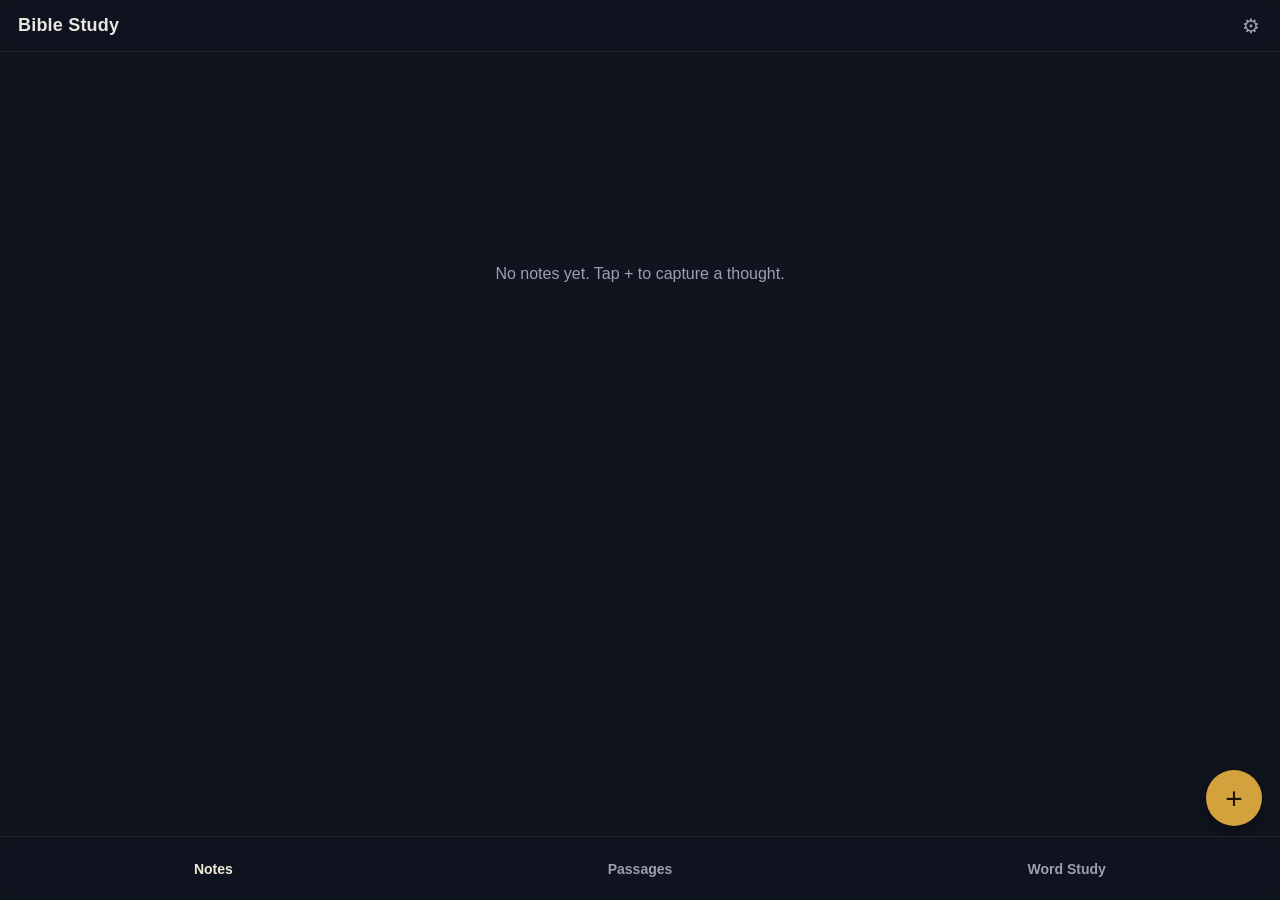
<file: index.html>
<!DOCTYPE html>
<html lang="en-GB">
<head>
  <meta charset="UTF-8" />
  <meta name="viewport" content="width=device-width, initial-scale=1.0, viewport-fit=cover, maximum-scale=1.0, user-scalable=no" />
  <title>Bible Study</title>

  <meta name="description" content="A personal study companion that helps excavate the word." />
  <meta name="theme-color" content="#10141f" />

  <!-- iOS home screen behaviour -->
  <meta name="apple-mobile-web-app-capable" content="yes" />
  <meta name="apple-mobile-web-app-status-bar-style" content="black-translucent" />
  <meta name="apple-mobile-web-app-title" content="Bible Study" />
  <link rel="apple-touch-icon" href="icons/apple-touch-icon.png" />

  <link rel="manifest" href="manifest.webmanifest" />
  <link rel="stylesheet" href="styles.css?v=5" />
</head>
<body>
  <header class="app-header">
    <h1 class="app-title">Bible Study</h1>
    <button class="icon-btn" id="settingsBtn" aria-label="Settings">&#9881;</button>
  </header>

  <main id="main">
    <!-- Notes view -->
    <section class="view" id="view-notes">
      <div class="list" id="notesList"></div>
      <p class="empty" id="notesEmpty">No notes yet. Tap + to capture a thought.</p>
    </section>

    <!-- Passages view -->
    <section class="view hidden" id="view-passages">
      <div class="view-actions">
        <button class="btn ghost" id="passagesWordStudy">Word Study</button>
      </div>
      <div class="list" id="passagesList"></div>
      <p class="empty" id="passagesEmpty">No passages yet. Add one, or tag a note with a passage.</p>
    </section>

    <!-- Word Study view -->
    <section class="view hidden" id="view-study">
      <label class="field">
        <span class="lbl">Word or Strong's number</span>
        <input class="text" id="studyStrongsQuery" placeholder="e.g. H6960, G26, agape" autocapitalize="none" />
      </label>
      <button class="btn primary" id="studyStrongsSearch">Look up word</button>
      <div class="detail-section" id="studyStrongsResults">
        <p class="mini">Search by Strong's number, Greek word, Hebrew word, or transliteration.</p>
      </div>
      <div class="divider"></div>
      <p class="mini">Strong's gives a starting point. Check context before drawing a conclusion.</p>
    </section>
  </main>

  <button class="fab" id="fab" aria-label="Add">+</button>

  <nav class="tabbar">
    <button class="tab active" data-view="notes">
      <span class="tab-label">Notes</span>
    </button>
    <button class="tab" data-view="passages">
      <span class="tab-label">Passages</span>
    </button>
    <button class="tab" data-view="study">
      <span class="tab-label">Word Study</span>
    </button>
  </nav>

  <!-- Sheet host -->
  <div class="sheet-backdrop hidden" id="sheetBackdrop"></div>
  <div class="sheet hidden" id="sheet" role="dialog" aria-modal="true"></div>

  <script src="db.js?v=5"></script>
  <script src="books.js?v=5"></script>
  <script src="strongs.js?v=5"></script>
  <script src="app.js?v=5"></script>
</body>
</html>
</file>
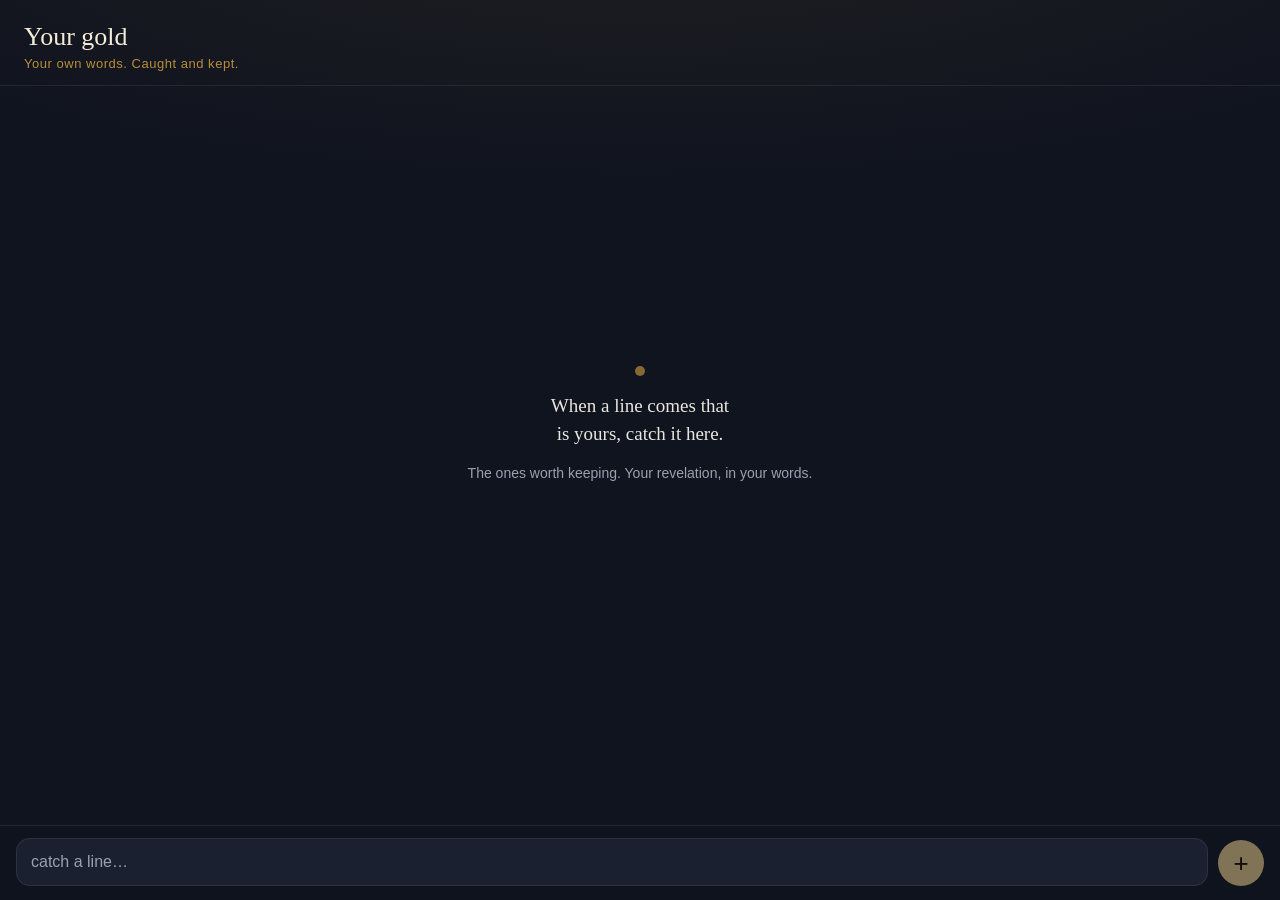
<file: gold.html>
<!doctype html>
<html lang="en">
<head>
<meta charset="utf-8" />
<meta name="viewport" content="width=device-width, initial-scale=1, viewport-fit=cover, maximum-scale=1, user-scalable=no" />
<meta name="apple-mobile-web-app-capable" content="yes" />
<meta name="apple-mobile-web-app-status-bar-style" content="black-translucent" />
<meta name="theme-color" content="#10141f" />
<title>Your gold</title>

<!-- Self-contained prototype of the gold ledger. It does not touch the live app.
     The soul of the harness: catch the user's OWN lines fast, keep them apart,
     watch them accumulate. Protects "His". Persists on the device via
     localStorage for now; moves to the app's IndexedDB when wired in.
     No haptics on iOS, so the catch is felt through motion. -->

<style>
  :root {
    --bg: #10141f;
    --surface: #1a2030;
    --surface-2: #232b3d;
    --text: #e8e6df;
    --muted: #9aa0b0;
    --gold: #d4a23c;
    --parch: #f4ecd8;
    --line: rgba(255, 255, 255, 0.08);
    --danger: #d77;
    --serif: Georgia, "Times New Roman", serif;
    --ease: cubic-bezier(0.22, 0.61, 0.36, 1);
  }

  * { box-sizing: border-box; -webkit-tap-highlight-color: transparent; margin: 0; padding: 0; }

  html, body {
    height: 100%;
    background: var(--bg);
    color: var(--text);
    font-family: -apple-system, BlinkMacSystemFont, "Segoe UI", Roboto, sans-serif;
    overscroll-behavior: none;
    -webkit-font-smoothing: antialiased;
  }
  body {
    background:
      radial-gradient(120% 50% at 50% -10%, rgba(212, 162, 60, 0.08), transparent 60%),
      var(--bg);
  }
  button, textarea { font-family: inherit; color: inherit; }
  button { cursor: pointer; touch-action: manipulation; }

  .app {
    display: flex;
    flex-direction: column;
    height: 100vh;
    height: 100dvh;
  }

  /* Header */
  header {
    flex: 0 0 auto;
    padding: calc(env(safe-area-inset-top) + 22px) 24px 14px;
    border-bottom: 1px solid var(--line);
  }
  h1 {
    font-family: var(--serif);
    font-size: 26px;
    font-weight: 400;
    color: var(--parch);
  }
  .count {
    margin-top: 4px;
    font-size: 13px;
    letter-spacing: 0.04em;
    color: var(--gold);
    opacity: 0.85;
  }

  /* The ledger */
  .ledger {
    flex: 1 1 auto;
    overflow-y: auto;
    -webkit-overflow-scrolling: touch;
    padding: 16px 18px 8px;
  }

  .empty {
    height: 100%;
    display: flex;
    flex-direction: column;
    align-items: center;
    justify-content: center;
    text-align: center;
    gap: 16px;
    padding: 0 26px 8vh;
    color: var(--muted);
  }
  .empty .mark {
    width: 10px; height: 10px; border-radius: 50%;
    background: var(--gold); opacity: 0.6;
  }
  .empty p { font-family: var(--serif); font-size: 19px; line-height: 1.5; color: var(--text); max-width: 20ch; }
  .empty span { font-size: 14px; }

  .card {
    position: relative;
    background: var(--surface);
    border: 1px solid var(--line);
    border-radius: 14px;
    padding: 18px 18px 14px 20px;
    margin-bottom: 12px;
    overflow: hidden;
    touch-action: pan-y;
  }
  /* The gold seam: this line is treasure. */
  .card::before {
    content: "";
    position: absolute;
    left: 0; top: 12px; bottom: 12px;
    width: 3px; border-radius: 3px;
    background: var(--gold); opacity: 0.7;
  }
  .card .text {
    font-family: var(--serif);
    font-size: 18px;
    line-height: 1.45;
    color: var(--parch);
    white-space: pre-wrap;
    word-break: break-word;
  }
  .card .when {
    margin-top: 10px;
    font-size: 12px;
    letter-spacing: 0.04em;
    color: var(--muted);
  }
  /* Caught: the line settles in from the top. The motion is the reward. */
  .card.caught { animation: settle 0.5s var(--ease); }
  @keyframes settle {
    from { opacity: 0; transform: translateY(-10px) scale(0.98); }
    to { opacity: 1; transform: none; }
  }
  /* Swiping left to remove reveals a red edge. */
  .card.swiping { border-color: rgba(221, 119, 119, 0.5); }
  .card.removing { animation: leave 0.28s var(--ease) forwards; }
  @keyframes leave {
    to { opacity: 0; transform: translateX(-120%); height: 0; margin: 0; padding-top: 0; padding-bottom: 0; }
  }

  /* Capture bar */
  .capture {
    flex: 0 0 auto;
    display: flex;
    align-items: flex-end;
    gap: 10px;
    padding: 12px 16px calc(env(safe-area-inset-bottom) + 14px);
    border-top: 1px solid var(--line);
    background: rgba(16, 20, 31, 0.92);
    backdrop-filter: blur(8px);
  }
  .capture textarea {
    flex: 1 1 auto;
    resize: none;
    background: var(--surface);
    border: 1px solid var(--line);
    border-radius: 14px;
    padding: 12px 14px;
    font-size: 16px;
    line-height: 1.4;
    color: var(--text);
    max-height: 38vh;
    min-height: 46px;
  }
  .capture textarea::placeholder { color: var(--muted); }
  .capture textarea:focus { outline: none; border-color: rgba(212, 162, 60, 0.4); }
  .add {
    flex: 0 0 auto;
    width: 46px; height: 46px;
    border-radius: 50%;
    border: none;
    background: var(--gold);
    color: #1a1407;
    font-size: 26px;
    line-height: 1;
    display: flex; align-items: center; justify-content: center;
    transition: transform 0.15s var(--ease), filter 0.15s var(--ease);
  }
  .add:disabled { filter: grayscale(0.6) brightness(0.7); }
  .add:not(:disabled):active { transform: scale(0.9); filter: brightness(0.92); }

  @media (prefers-reduced-motion: reduce) {
    .card.caught, .card.removing { animation: none; }
  }
</style>
</head>
<body>
<div class="app">
  <header>
    <h1>Your gold</h1>
    <div class="count" id="count">Your own words. Caught and kept.</div>
  </header>

  <div class="ledger" id="ledger"></div>

  <div class="capture">
    <textarea id="input" rows="1" placeholder="catch a line…" autocomplete="off"></textarea>
    <button class="add" id="add" disabled aria-label="Catch this line">+</button>
  </div>
</div>

<script>
  var KEY = "bsc-gold-prototype";
  var ledgerEl = document.getElementById("ledger");
  var countEl = document.getElementById("count");
  var input = document.getElementById("input");
  var addBtn = document.getElementById("add");

  function load() {
    try { return JSON.parse(localStorage.getItem(KEY)) || []; }
    catch (e) { return []; }
  }
  function save(items) { localStorage.setItem(KEY, JSON.stringify(items)); }

  var gold = load();

  function escapeHtml(s) {
    return s.replace(/[&<>"']/g, function (c) {
      return { "&": "&amp;", "<": "&lt;", ">": "&gt;", '"': "&quot;", "'": "&#39;" }[c];
    });
  }

  // Relative time so the ledger feels like it grows over time.
  function fmtWhen(ts) {
    var s = Math.floor((Date.now() - ts) / 1000);
    if (s < 45) return "just now";
    if (s < 3600) return Math.floor(s / 60) + "m ago";
    if (s < 86400) return Math.floor(s / 3600) + "h ago";
    var d = new Date(ts);
    return d.toLocaleDateString(undefined, { day: "numeric", month: "short" });
  }

  function updateCount() {
    var n = gold.length;
    countEl.textContent = n === 0
      ? "Your own words. Caught and kept."
      : n + (n === 1 ? " line kept" : " lines kept");
  }

  function cardHtml(item) {
    return '<div class="text">' + escapeHtml(item.text) + '</div>' +
           '<div class="when">' + fmtWhen(item.ts) + '</div>';
  }

  function render() {
    updateCount();
    if (gold.length === 0) {
      ledgerEl.innerHTML =
        '<div class="empty">' +
          '<div class="mark"></div>' +
          '<p>When a line comes that is yours, catch it here.</p>' +
          '<span>The ones worth keeping. Your revelation, in your words.</span>' +
        '</div>';
      return;
    }
    ledgerEl.innerHTML = "";
    // Newest first, so a caught line lands at the top.
    gold.slice().reverse().forEach(function (item) {
      var card = document.createElement("div");
      card.className = "card";
      card.dataset.id = item.id;
      card.innerHTML = cardHtml(item);
      attachSwipe(card, item.id);
      ledgerEl.appendChild(card);
    });
  }

  function catchLine() {
    var text = input.value.trim();
    if (!text) return;
    var item = { id: Date.now() + "-" + Math.random().toString(36).slice(2, 7), text: text, ts: Date.now() };
    gold.push(item);
    save(gold);
    input.value = "";
    autoGrow();
    addBtn.disabled = true;
    render();
    // Mark the top card as freshly caught so it settles in.
    var top = ledgerEl.querySelector(".card");
    if (top) top.classList.add("caught");
    ledgerEl.scrollTop = 0;
  }

  function removeLine(id) {
    gold = gold.filter(function (g) { return g.id !== id; });
    save(gold);
  }

  // Swipe a card left to remove. Gold is precious, so confirm before it goes.
  function attachSwipe(card, id) {
    var startX = 0, dx = 0, active = false;
    card.addEventListener("touchstart", function (e) {
      startX = e.touches[0].clientX; dx = 0; active = true;
      card.style.transition = "none";
    }, { passive: true });
    card.addEventListener("touchmove", function (e) {
      if (!active) return;
      dx = e.touches[0].clientX - startX;
      if (dx > 0) dx = 0;
      card.style.transform = "translateX(" + dx + "px)";
      card.classList.toggle("swiping", dx < -30);
    }, { passive: true });
    card.addEventListener("touchend", function () {
      active = false;
      card.style.transition = "transform 0.2s var(--ease)";
      card.classList.remove("swiping");
      if (dx < -70) {
        if (confirm("Remove this line?")) {
          card.classList.add("removing");
          card.addEventListener("animationend", function () { removeLine(id); render(); }, { once: true });
          return;
        }
      }
      card.style.transform = "";
    });
  }

  function autoGrow() {
    input.style.height = "auto";
    input.style.height = Math.min(input.scrollHeight, window.innerHeight * 0.38) + "px";
  }

  input.addEventListener("input", function () {
    addBtn.disabled = input.value.trim().length === 0;
    autoGrow();
  });
  addBtn.addEventListener("click", catchLine);

  render();
</script>
</body>
</html>
</file>
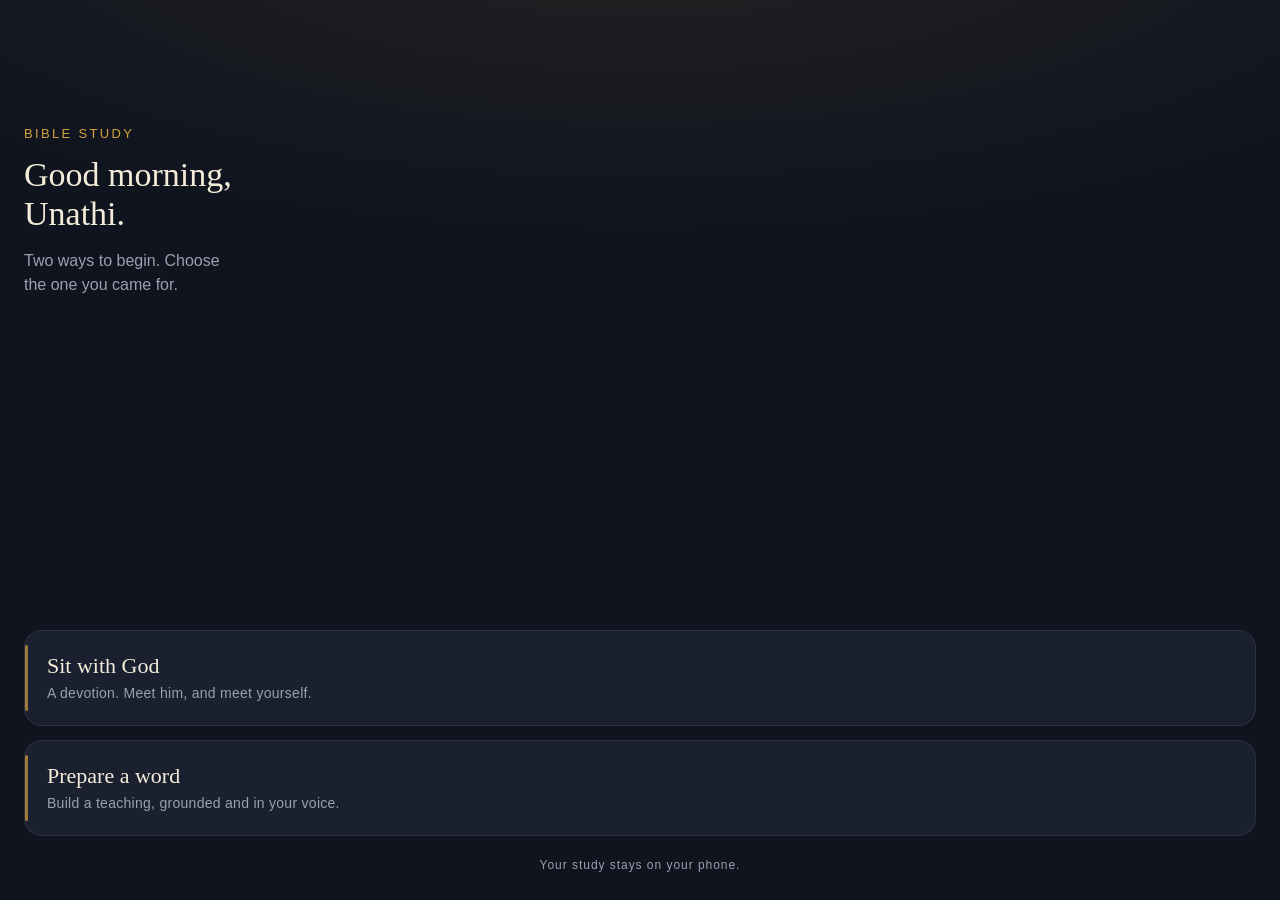
<file: home.html>
<!doctype html>
<html lang="en">
<head>
<meta charset="utf-8" />
<meta name="viewport" content="width=device-width, initial-scale=1, viewport-fit=cover, maximum-scale=1, user-scalable=no" />
<meta name="apple-mobile-web-app-capable" content="yes" />
<meta name="apple-mobile-web-app-status-bar-style" content="black-translucent" />
<meta name="theme-color" content="#10141f" />
<title>Bible Study</title>

<!-- Self-contained prototype of the front door. It does not touch the live app.
     Open it on the phone to feel the entry: greeting, the two intents, the motion.
     Theme matches styles.css. No haptics on iOS, so feedback is motion and timing. -->

<style>
  :root {
    --bg: #10141f;
    --surface: #1a2030;
    --surface-2: #232b3d;
    --text: #e8e6df;
    --muted: #9aa0b0;
    --gold: #d4a23c;
    --parch: #f4ecd8;
    --line: rgba(255, 255, 255, 0.08);
    --serif: Georgia, "Times New Roman", serif;
    --ease: cubic-bezier(0.22, 0.61, 0.36, 1);
  }

  * { box-sizing: border-box; -webkit-tap-highlight-color: transparent; margin: 0; padding: 0; }

  html, body {
    height: 100%;
    background: var(--bg);
    color: var(--text);
    font-family: -apple-system, BlinkMacSystemFont, "Segoe UI", Roboto, sans-serif;
    overscroll-behavior: none;
    -webkit-font-smoothing: antialiased;
  }

  /* A faint warmth from the top, like dawn light on the page. */
  body {
    min-height: 100%;
    background:
      radial-gradient(120% 60% at 50% -10%, rgba(212, 162, 60, 0.10), transparent 60%),
      var(--bg);
  }

  .screen {
    min-height: 100vh;
    min-height: 100dvh;
    display: flex;
    flex-direction: column;
    padding:
      calc(env(safe-area-inset-top) + 14vh)
      24px
      calc(env(safe-area-inset-bottom) + 28px);
  }

  /* Greeting */
  .greet { flex: 0 0 auto; }
  .eyebrow {
    font-size: 13px;
    letter-spacing: 0.18em;
    text-transform: uppercase;
    color: var(--gold);
    opacity: 0.85;
    margin-bottom: 14px;
  }
  .hello {
    font-family: var(--serif);
    font-size: 34px;
    line-height: 1.15;
    color: var(--parch);
    font-weight: 400;
  }
  .hello .name { display: block; }
  .sub {
    margin-top: 16px;
    font-size: 16px;
    line-height: 1.5;
    color: var(--muted);
    max-width: 22ch;
  }

  /* The two intents */
  .choices {
    margin-top: auto;
    display: flex;
    flex-direction: column;
    gap: 14px;
  }
  .card {
    position: relative;
    text-align: left;
    width: 100%;
    border: 1px solid var(--line);
    background: var(--surface);
    color: var(--text);
    border-radius: 18px;
    padding: 22px 22px 24px;
    font: inherit;
    overflow: hidden;
    transition: transform 0.18s var(--ease), filter 0.18s var(--ease), border-color 0.18s var(--ease);
  }
  /* A thin gold seam down the spine of each choice. */
  .card::before {
    content: "";
    position: absolute;
    left: 0; top: 14px; bottom: 14px;
    width: 3px;
    border-radius: 3px;
    background: var(--gold);
    opacity: 0.7;
  }
  .card:active {
    transform: scale(0.975);
    filter: brightness(0.92);
    border-color: rgba(212, 162, 60, 0.35);
  }
  .card .label {
    font-family: var(--serif);
    font-size: 22px;
    color: var(--parch);
    margin-bottom: 6px;
  }
  .card .desc {
    font-size: 14px;
    letter-spacing: 0.02em;
    color: var(--muted);
  }

  .footer {
    margin-top: 22px;
    text-align: center;
    font-size: 12px;
    letter-spacing: 0.08em;
    color: var(--muted);
    opacity: 0.6;
  }

  /* Entrance: each piece rises and settles, staggered, so it feels intentional. */
  .rise { opacity: 0; transform: translateY(14px); }
  .in .rise { opacity: 1; transform: none; transition: opacity 0.6s var(--ease), transform 0.6s var(--ease); }
  .in .d1 { transition-delay: 0.05s; }
  .in .d2 { transition-delay: 0.14s; }
  .in .d3 { transition-delay: 0.30s; }
  .in .d4 { transition-delay: 0.40s; }
  .in .d5 { transition-delay: 0.52s; }

  /* The "room" you are led into after a choice (placeholder for now). */
  .room {
    position: fixed;
    inset: 0;
    background:
      radial-gradient(120% 60% at 50% -10%, rgba(212, 162, 60, 0.10), transparent 60%),
      var(--bg);
    display: flex;
    flex-direction: column;
    align-items: center;
    justify-content: center;
    text-align: center;
    padding: 0 32px;
    gap: 18px;
    opacity: 0;
    pointer-events: none;
    transition: opacity 0.5s var(--ease);
  }
  .room.show { opacity: 1; pointer-events: auto; }
  .room .room-eyebrow {
    font-size: 13px;
    letter-spacing: 0.18em;
    text-transform: uppercase;
    color: var(--gold);
  }
  .room .room-title {
    font-family: var(--serif);
    font-size: 30px;
    color: var(--parch);
  }
  .room .room-note { color: var(--muted); font-size: 15px; max-width: 24ch; line-height: 1.5; }
  /* A slow breath, so the holding screen feels alive, not stuck. */
  .breath {
    width: 9px; height: 9px; border-radius: 50%;
    background: var(--gold);
    margin-top: 6px;
    animation: breathe 3.4s var(--ease) infinite;
  }
  @keyframes breathe {
    0%, 100% { opacity: 0.35; transform: scale(1); }
    50% { opacity: 1; transform: scale(1.45); }
  }
  .back {
    margin-top: 18px;
    background: none;
    border: 1px solid var(--line);
    color: var(--muted);
    border-radius: 999px;
    padding: 10px 20px;
    font-size: 14px;
  }
  .back:active { filter: brightness(0.85); }

  @media (prefers-reduced-motion: reduce) {
    .in .rise, .room, .breath { transition: none; animation: none; }
    .rise { opacity: 1; transform: none; }
  }
</style>
</head>
<body>
  <main class="screen" id="screen">
    <div class="greet">
      <div class="eyebrow rise d1" id="eyebrow">Bible Study</div>
      <h1 class="hello rise d2">
        <span id="timeGreet">Good evening,</span>
        <span class="name">Unathi.</span>
      </h1>
      <p class="sub rise d3">Two ways to begin. Choose the one you came for.</p>
    </div>

    <div class="choices">
      <button class="card rise d4" data-room="Sit with God" data-mode="devotion">
        <div class="label">Sit with God</div>
        <div class="desc">A devotion. Meet him, and meet yourself.</div>
      </button>
      <button class="card rise d5" data-room="Prepare a word" data-mode="prepare">
        <div class="label">Prepare a word</div>
        <div class="desc">Build a teaching, grounded and in your voice.</div>
      </button>
    </div>

    <div class="footer rise d5">Your study stays on your phone.</div>
  </main>

  <!-- The room you are led into. Placeholder until we design each mode. -->
  <section class="room" id="room" aria-hidden="true">
    <div class="room-eyebrow" id="roomEyebrow"></div>
    <div class="room-title" id="roomTitle"></div>
    <div class="breath"></div>
    <p class="room-note">This room is coming next. You felt the door. We build the inside from here.</p>
    <button class="back" id="back">Back</button>
  </section>

<script>
  // Time-aware greeting so the entry feels alive, not generic.
  (function () {
    var h = new Date().getHours();
    var g = "Good evening,";
    if (h < 12) g = "Good morning,";
    else if (h < 17) g = "Good afternoon,";
    document.getElementById("timeGreet").textContent = g;
  })();

  // Play the entrance on the next frame so the transitions actually run.
  requestAnimationFrame(function () {
    requestAnimationFrame(function () {
      document.body.classList.add("in");
    });
  });

  // Choosing an intent leads you onward. Directed, not dropped in a blank.
  var room = document.getElementById("room");
  var roomTitle = document.getElementById("roomTitle");
  var roomEyebrow = document.getElementById("roomEyebrow");

  document.querySelectorAll(".card").forEach(function (card) {
    card.addEventListener("click", function () {
      roomTitle.textContent = card.dataset.room;
      roomEyebrow.textContent = card.dataset.mode === "devotion" ? "Devotion" : "Preparation";
      room.classList.add("show");
      room.setAttribute("aria-hidden", "false");
    });
  });

  document.getElementById("back").addEventListener("click", function () {
    room.classList.remove("show");
    room.setAttribute("aria-hidden", "true");
  });
</script>
</body>
</html>
</file>
<file: styles.css>
:root {
  --bg: #10141f;
  --surface: #1a2030;
  --surface-2: #232b3d;
  --text: #e8e6df;
  --muted: #9aa0b0;
  --gold: #d4a23c;
  --parch: #f4ecd8;
  --line: rgba(255, 255, 255, 0.08);
  --danger: #d77;
  --header-h: calc(52px + env(safe-area-inset-top));
  --tabbar-h: calc(64px + env(safe-area-inset-bottom));
  --serif: Georgia, "Times New Roman", serif;
}

* { box-sizing: border-box; -webkit-tap-highlight-color: transparent; }

html, body {
  margin: 0;
  padding: 0;
  height: 100%;
  background: var(--bg);
  color: var(--text);
  font-family: -apple-system, BlinkMacSystemFont, "Segoe UI", Roboto, sans-serif;
  font-size: 16px;
  overscroll-behavior-y: none;
}

button {
  font-family: inherit;
  color: inherit;
  cursor: pointer;
  touch-action: manipulation; /* removes the old ~300ms tap delay on mobile */
}
/* Instant pressed feedback so taps feel acknowledged */
.btn:active, .tab:active, .icon-btn:active, .link-btn:active, .fab:active, .card:active, .ac-item:active {
  filter: brightness(0.85);
}

/* Header */
.app-header {
  position: fixed;
  top: 0; left: 0; right: 0;
  height: var(--header-h);
  padding-top: env(safe-area-inset-top);
  display: flex;
  align-items: center;
  justify-content: space-between;
  padding-left: 18px;
  padding-right: 12px;
  background: rgba(16, 20, 31, 0.92);
  backdrop-filter: saturate(180%) blur(12px);
  border-bottom: 1px solid var(--line);
  z-index: 20;
}
.app-title {
  font-size: 18px;
  font-weight: 600;
  letter-spacing: 0.2px;
  margin: 0;
}
.icon-btn {
  background: none;
  border: none;
  font-size: 20px;
  color: var(--muted);
  padding: 8px;
  line-height: 1;
}

/* Main */
#main {
  padding-top: var(--header-h);
  padding-bottom: calc(var(--tabbar-h) + 16px);
  min-height: 100%;
}
.view { padding: 12px 14px; }
.view-actions { margin-bottom: 12px; }
.hidden { display: none !important; }

.list { display: flex; flex-direction: column; gap: 10px; }

.empty {
  text-align: center;
  color: var(--muted);
  margin-top: 22vh;
  padding: 0 32px;
  line-height: 1.5;
}

/* Cards */
.card {
  background: var(--surface);
  border: 1px solid var(--line);
  border-radius: 14px;
  padding: 14px 15px;
}
.card:active { background: var(--surface-2); }

.tag {
  display: inline-block;
  font-size: 12.5px;
  font-weight: 600;
  color: var(--gold);
  letter-spacing: 0.3px;
  margin-bottom: 7px;
}
.note-body {
  font-family: var(--serif);
  font-size: 16px;
  line-height: 1.5;
  color: var(--text);
  white-space: pre-wrap;
  word-break: break-word;
}
.note-preview {
  display: -webkit-box;
  -webkit-line-clamp: 4;
  -webkit-box-orient: vertical;
  overflow: hidden;
}
.meta {
  margin-top: 9px;
  font-size: 12px;
  color: var(--muted);
}

.passage-card { display: flex; align-items: center; justify-content: space-between; }
.passage-ref {
  font-family: var(--serif);
  font-size: 17px;
  color: var(--parch);
}
.passage-counts { font-size: 12.5px; color: var(--muted); text-align: right; }

/* FAB */
.fab {
  position: fixed;
  right: 18px;
  bottom: calc(var(--tabbar-h) + 10px);
  width: 56px; height: 56px;
  border-radius: 50%;
  border: none;
  background: var(--gold);
  color: #20160a;
  font-size: 30px;
  font-weight: 400;
  line-height: 56px;
  box-shadow: 0 6px 18px rgba(0, 0, 0, 0.4);
  z-index: 15;
}
.fab:active { transform: scale(0.94); }

/* Tab bar */
.tabbar {
  position: fixed;
  bottom: 0; left: 0; right: 0;
  height: var(--tabbar-h);
  padding-bottom: env(safe-area-inset-bottom);
  display: flex;
  background: rgba(16, 20, 31, 0.95);
  backdrop-filter: saturate(180%) blur(12px);
  border-top: 1px solid var(--line);
  z-index: 20;
}
.tab {
  flex: 1;
  background: none;
  border: none;
  color: var(--muted);
  font-size: 14px;
  font-weight: 600;
}
.tab.active { color: var(--parch); }

/* Sheet (modal) */
.sheet-backdrop {
  position: fixed; inset: 0;
  background: rgba(0, 0, 0, 0.55);
  z-index: 30;
}
.sheet {
  position: fixed;
  left: 0; right: 0; bottom: 0;
  max-height: 92vh;
  background: var(--bg);
  border-top-left-radius: 18px;
  border-top-right-radius: 18px;
  border-top: 1px solid var(--line);
  z-index: 31;
  display: flex;
  flex-direction: column;
  padding-bottom: env(safe-area-inset-bottom);
  animation: sheet-up 0.16s ease-out;
}
@keyframes sheet-up { from { transform: translateY(100%); } to { transform: translateY(0); } }

.sheet-head {
  display: flex;
  align-items: center;
  justify-content: space-between;
  padding: 14px 16px;
  border-bottom: 1px solid var(--line);
}
.sheet-title { font-size: 17px; font-weight: 600; margin: 0; }
.sheet-body { padding: 16px; overflow-y: auto; }

.link-btn {
  background: none; border: none;
  color: var(--gold);
  font-size: 16px;
  font-weight: 600;
  padding: 4px;
}
.link-btn.muted { color: var(--muted); }

label.field { display: block; margin-bottom: 16px; }
label.field .lbl {
  display: block;
  font-size: 13px;
  color: var(--muted);
  margin-bottom: 6px;
}
input.text, textarea.text, select.text {
  width: 100%;
  background: var(--surface);
  border: 1px solid var(--line);
  border-radius: 10px;
  color: var(--text);
  font-size: 16px;
  padding: 12px;
  font-family: inherit;
}
textarea.text { min-height: 160px; resize: vertical; font-family: var(--serif); line-height: 1.5; }
select.text { appearance: none; }

.btn {
  display: block;
  width: 100%;
  border: none;
  border-radius: 12px;
  padding: 14px;
  font-size: 16px;
  font-weight: 600;
  margin-top: 8px;
}
.btn.primary { background: var(--gold); color: #20160a; }
.btn.ghost { background: var(--surface-2); color: var(--text); }
.btn.danger { background: none; color: var(--danger); }

.detail-section { margin-top: 20px; }
.detail-section h3 {
  font-size: 13px;
  text-transform: uppercase;
  letter-spacing: 0.5px;
  color: var(--muted);
  margin: 0 0 10px;
}
.mini { font-size: 13px; color: var(--muted); margin-top: 4px; }
.divider { height: 1px; background: var(--line); margin: 18px 0; }
.chip {
  display: inline-block;
  background: var(--surface-2);
  border: 1px solid var(--line);
  border-radius: 999px;
  padding: 6px 12px;
  margin: 0 6px 6px 0;
  font-family: var(--serif);
  font-size: 14px;
  color: var(--parch);
}

.strongs-card { margin-bottom: 10px; }
.strongs-head {
  display: flex;
  justify-content: space-between;
  gap: 12px;
  align-items: flex-start;
}
.strongs-lemma {
  font-family: var(--serif);
  font-size: 22px;
  color: var(--parch);
  text-align: right;
  word-break: break-word;
}
.strongs-def {
  font-family: var(--serif);
  font-size: 16px;
  line-height: 1.5;
  color: var(--text);
  margin: 10px 0 0;
}

/* Book auto-complete dropdown */
.ac-wrap { position: relative; display: block; }
.ac-list {
  position: absolute;
  left: 0; right: 0;
  top: calc(100% + 4px);
  background: var(--surface-2);
  border: 1px solid var(--line);
  border-radius: 10px;
  overflow: hidden;
  z-index: 40;
  box-shadow: 0 10px 24px rgba(0, 0, 0, 0.45);
}
.ac-item {
  display: block;
  width: 100%;
  text-align: left;
  background: none;
  border: none;
  border-bottom: 1px solid var(--line);
  padding: 12px 14px;
  font-family: var(--serif);
  font-size: 15px;
  color: var(--parch);
}
.ac-item:last-child { border-bottom: none; }

/* Swipe-to-delete: reveal a red cue as a card slides left */
.list .card { position: relative; }
.list .card.swiping {
  background: var(--surface-2);
  box-shadow: -4px 0 0 0 var(--danger);
}
</file>
